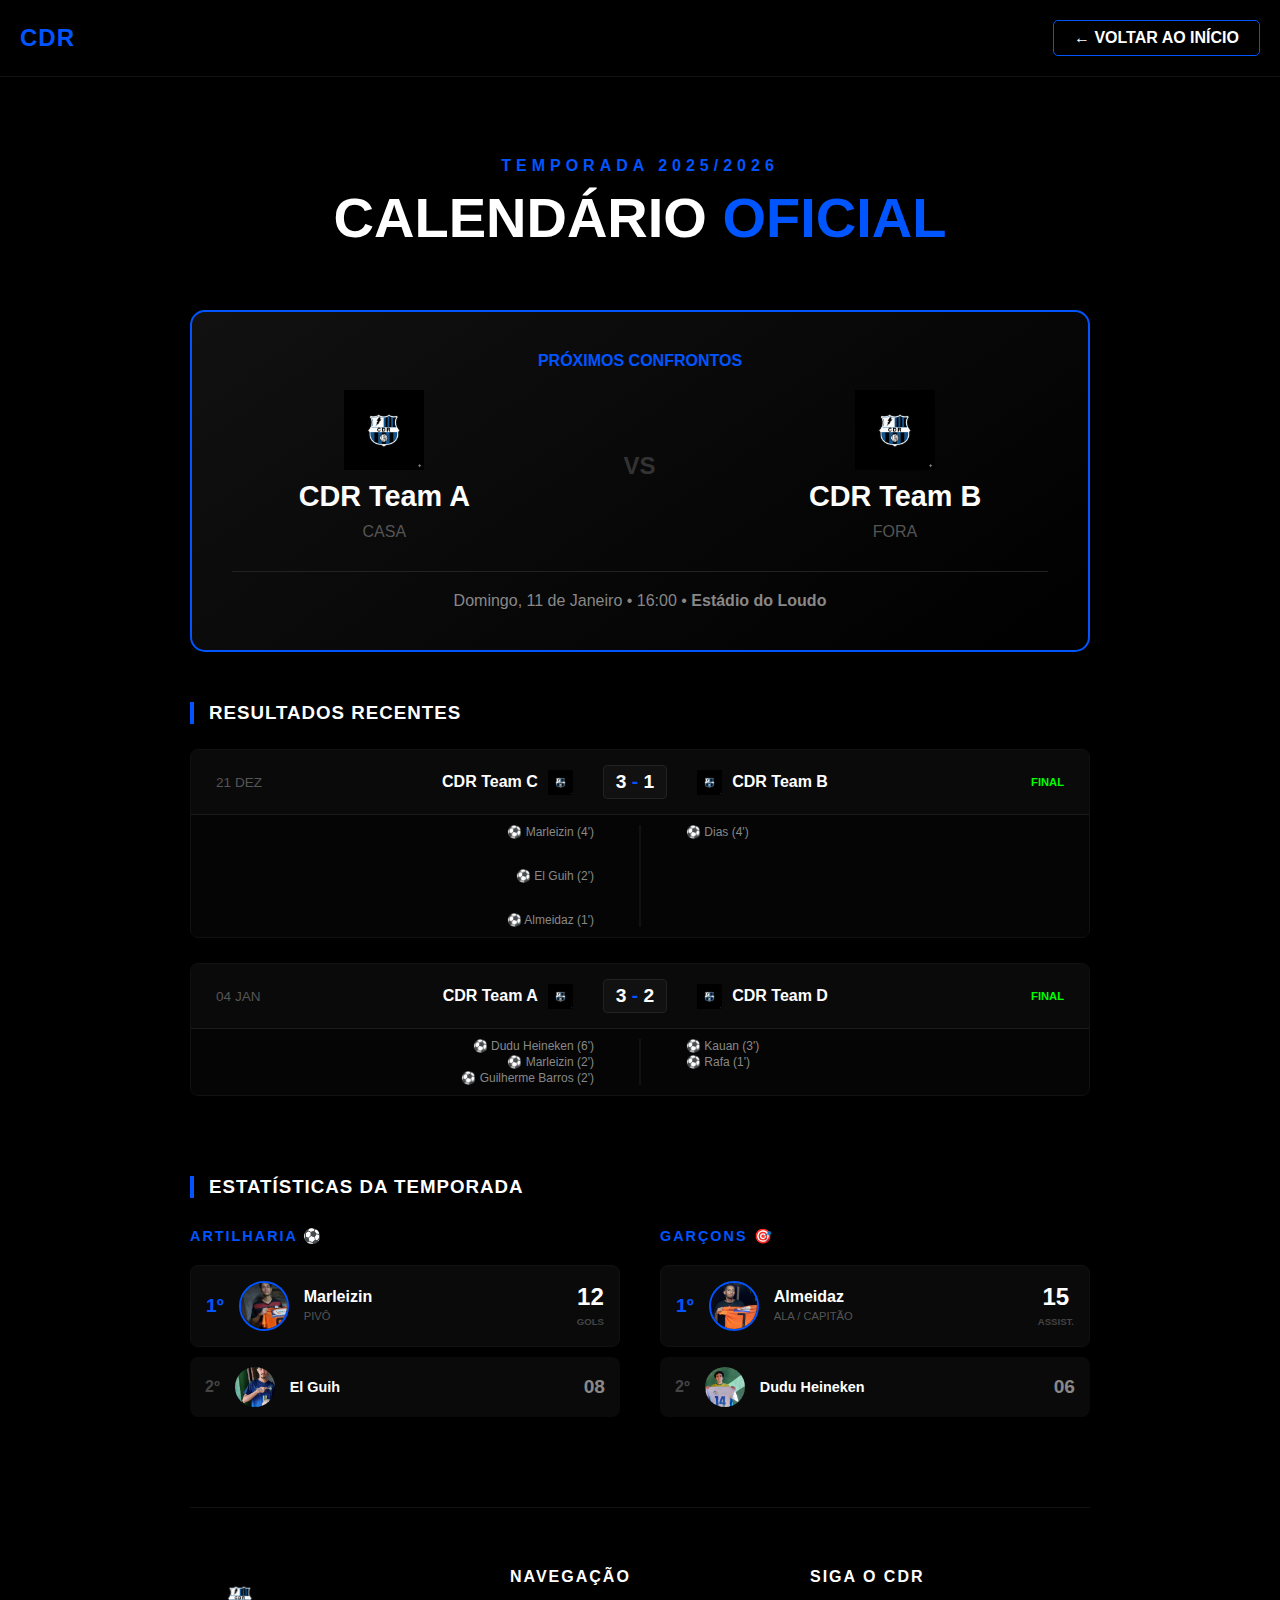
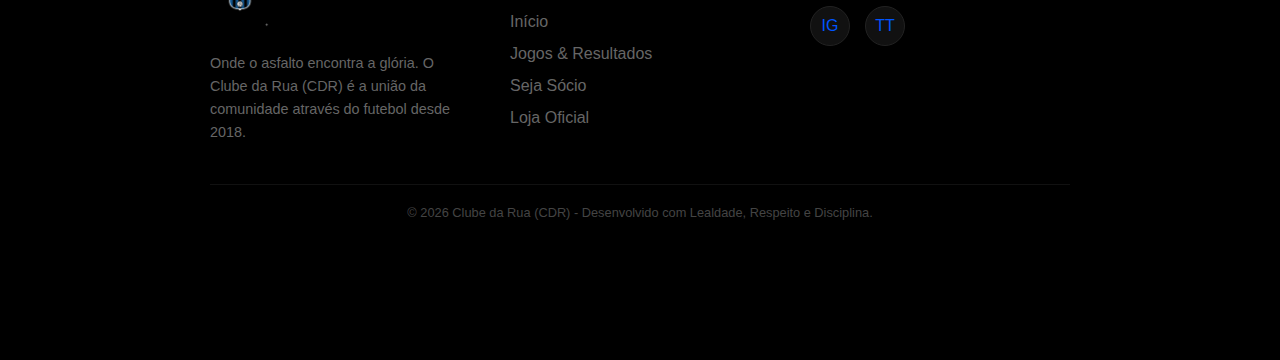
<file: futebol.html>
<!DOCTYPE html>
<html lang="pt-br">

<head>
    <meta charset="UTF-8">
    <meta name="viewport" content="width=device-width, initial-scale=1.0">
    <title>CDR - Calendário e Resultados</title>
    <link rel="stylesheet" href="style.css">
</head>

<body style="background-color: #000; color: white; font-family: 'Inter', sans-serif;">

    <nav class="navbar"
        style="background: rgba(0,0,0,0.9); padding: 20px; display: flex; justify-content: space-between; align-items: center; border-bottom: 1px solid #111;">
        <div class="logo-container">
            <span class="logo-text" style="font-weight: 900; color: #0055ff; font-size: 1.5rem;">CDR</span>
        </div>
        <a href="index.html"
            style="color: white; text-decoration: none; font-weight: bold; border: 1px solid #0055ff; padding: 8px 20px; border-radius: 5px;">←
            VOLTAR AO INÍCIO</a>
    </nav>

    <section style="padding: 80px 20px;">
        <div style="max-width: 900px; margin: 0 auto;">
            <div style="text-align: center; margin-bottom: 60px;">
                <span
                    style="color: #0055ff; font-weight: bold; letter-spacing: 5px; text-transform: uppercase;">Temporada
                    2025/2026</span>
                <h2 style="font-size: 3.5rem; font-weight: 900; margin: 10px 0;">CALENDÁRIO <span
                        style="color: #0055ff;">OFICIAL</span></h2>
            </div>

            <div
                style="background: linear-gradient(145deg, #111, #000); border: 2px solid #0055ff; padding: 40px; border-radius: 15px; text-align: center; margin-bottom: 50px;">
                <p style="color: #0055ff; font-weight: bold; margin-bottom: 20px;">PRÓXIMOS CONFRONTOS</p>
                <div
                    style="display: flex; justify-content: space-around; align-items: center; flex-wrap: wrap; gap: 20px;">
                    <div style="display: flex; flex-direction: column; align-items: center; gap: 10px;">
                        <img src="./Logo-CDR-one.png" alt="Escudo CDR" style="width: 80px; height: auto;">
                        <h3 style="font-size: 1.8rem; margin: 0;">CDR Team A</h3>
                        <p style="color: #555; margin: 0;">CASA</p>
                    </div>

                    <div style="font-size: 1.5rem; font-weight: bold; color: #333;">VS</div>

                    <div style="display: flex; flex-direction: column; align-items: center; gap: 10px;">
                        <img src="./Logo-CDR-one.png" alt="Escudo CDR" style="width: 80px; height: auto;">
                        <h3 style="font-size: 1.8rem; margin: 0;">CDR Team B</h3>
                        <p style="color: #555; margin: 0;">FORA</p>
                    </div>
                </div>
                <div style="margin-top: 30px; border-top: 1px solid #222; padding-top: 20px; color: #888;">
                    Domingo, 11 de Janeiro • 16:00 • <strong>Estádio do Loudo</strong>
                </div>
            </div>

            <h3
                style="margin-bottom: 25px; border-left: 4px solid #0055ff; padding-left: 15px; text-transform: uppercase; letter-spacing: 1px;">
                RESULTADOS RECENTES</h3>

            <div
                style="background: #0a0a0a; margin-bottom: 25px; border-radius: 8px; border: 1px solid #111; overflow: hidden;">
                <div
                    style="padding: 15px 25px; display: flex; justify-content: space-between; align-items: center; border-bottom: 1px solid #1a1a1a;">
                    <span style="color: #555; font-size: 0.85rem; width: 60px;">21 DEZ</span>

                    <div style="display: flex; align-items: center; gap: 30px; flex: 1; justify-content: center;">
                        <div
                            style="display: flex; align-items: center; gap: 10px; width: 140px; justify-content: flex-end;">
                            <span style="font-weight: bold;">CDR Team C</span>
                            <img src="./Logo-CDR-one.png" alt="Logo" style="width: 25px;">
                        </div>
                        <div
                            style="font-weight: 900; font-size: 1.2rem; background: #111; padding: 5px 12px; border-radius: 4px; border: 1px solid #222;">
                            3 <span style="color: #0055ff;">-</span> 1
                        </div>
                        <div style="display: flex; align-items: center; gap: 10px; width: 140px;">
                            <img src="./Logo-CDR-one.png" alt="Logo" style="width: 25px;">
                            <span style="font-weight: bold;">CDR Team B</span>
                        </div>
                    </div>
                    <span
                        style="color: #00ff00; font-weight: bold; font-size: 0.7rem; width: 70px; text-align: right;">FINAL</span>
                </div>

                <div
                    style="background: #050505; padding: 10px 25px; display: flex; justify-content: space-between; font-size: 0.75rem; color: #888;">
                    <div style="flex: 1; text-align: right; padding-right: 45px;">
                        <div style="margin-bottom: 30px;">⚽ Marleizin (4')</div>
                        <div style="margin-bottom: 30px;">⚽ El Guih (2')</div>
                        <div>⚽ Almeidaz (1')</div>
                    </div>
                    <div style="width: 2px; background: #111;"></div>
                    <div style="flex: 1; text-align: left; padding-left: 45px;">
                        <div>⚽ Dias (4')</div>
                    </div>
                </div>
            </div>

            <div
                style="background: #0a0a0a; margin-bottom: 25px; border-radius: 8px; border: 1px solid #111; overflow: hidden;">
                <div
                    style="padding: 15px 25px; display: flex; justify-content: space-between; align-items: center; border-bottom: 1px solid #1a1a1a;">
                    <span style="color: #555; font-size: 0.85rem; width: 60px;">04 JAN</span>

                    <div style="display: flex; align-items: center; gap: 30px; flex: 1; justify-content: center;">
                        <div
                            style="display: flex; align-items: center; gap: 10px; width: 140px; justify-content: flex-end;">
                            <span style="font-weight: bold;">CDR Team A</span>
                            <img src="./Logo-CDR-one.png" alt="Logo" style="width: 25px;">
                        </div>
                        <div
                            style="font-weight: 900; font-size: 1.2rem; background: #111; padding: 5px 12px; border-radius: 4px; border: 1px solid #222;">
                            3 <span style="color: #0055ff;">-</span> 2
                        </div>
                        <div style="display: flex; align-items: center; gap: 10px; width: 140px;">
                            <img src="./Logo-CDR-one.png" alt="Logo" style="width: 25px;">
                            <span style="font-weight: bold;">CDR Team D</span>
                        </div>
                    </div>
                    <span
                        style="color: #00ff00; font-weight: bold; font-size: 0.7rem; width: 70px; text-align: right;">FINAL</span>
                </div>

                <div
                    style="background: #050505; padding: 10px 25px; display: flex; justify-content: space-between; font-size: 0.75rem; color: #888;">
                    <div style="flex: 1; text-align: right; padding-right: 45px;">
                        <div style="margin-bottom: 2px;">⚽ Dudu Heineken (6')</div>
                        <div style="margin-bottom: 2px;">⚽ Marleizin (2')</div>
                        <div>⚽ Guilherme Barros (2')</div>
                    </div>
                    <div style="width: 2px; background: #111;"></div>
                    <div style="flex: 1; text-align: left; padding-left: 45px;">
                        <div style="margin-bottom: 2px;">⚽ Kauan (3')</div>
                        <div>⚽ Rafa (1')</div>
                    </div>
                </div>
            </div>

            <section style="margin-top: 80px;">
                <div style="max-width: 900px; margin: 0 auto;">

                    <h3
                        style="margin-bottom: 30px; border-left: 4px solid #0055ff; padding-left: 15px; text-transform: uppercase; letter-spacing: 1px;">
                        Estatísticas da Temporada</h3>

                    <div style="display: grid; grid-template-columns: 1fr 1fr; gap: 40px;">

                        <div>
                            <p
                                style="color: #0055ff; font-weight: bold; margin-bottom: 20px; font-size: 0.9rem; letter-spacing: 2px;">
                                ARTILHARIA ⚽</p>

                            <div
                                style="background: #0a0a0a; padding: 15px; display: flex; align-items: center; justify-content: space-between; border-radius: 8px; margin-bottom: 10px; border: 1px solid #111;">
                                <div style="display: flex; align-items: center; gap: 15px;">
                                    <span style="font-weight: 900; color: #0055ff; font-size: 1.2rem;">1º</span>
                                    <img src="marleizin9.jpeg" alt="Marleizin"
                                        style="width: 50px; height: 50px; border-radius: 50%; object-fit: cover; border: 2px solid #0055ff;">
                                    <div>
                                        <span
                                            style="display: block; font-weight: bold; font-size: 1rem;">Marleizin</span>
                                        <span style="font-size: 0.7rem; color: #555;">PIVÔ</span>
                                    </div>
                                </div>
                                <div style="text-align: center;">
                                    <span style="display: block; font-size: 1.5rem; font-weight: 900;">12</span>
                                    <span style="font-size: 0.6rem; color: #444; font-weight: bold;">GOLS</span>
                                </div>
                            </div>

                            <div
                                style="background: #0a0a0a; padding: 10px 15px; display: flex; align-items: center; justify-content: space-between; border-radius: 8px; margin-bottom: 10px;">
                                <div style="display: flex; align-items: center; gap: 15px;">
                                    <span style="font-weight: 900; color: #444; font-size: 1rem;">2º</span>
                                    <img src="elguih11-cdr.jpeg" alt="El Guih"
                                        style="width: 40px; height: 40px; border-radius: 50%; object-fit: cover;">
                                    <span style="font-weight: bold; font-size: 0.9rem;">El Guih</span>
                                </div>
                                <span style="font-weight: 900; font-size: 1.2rem; color: #888;">08</span>
                            </div>
                        </div>

                        <div>
                            <p
                                style="color: #0055ff; font-weight: bold; margin-bottom: 20px; font-size: 0.9rem; letter-spacing: 2px;">
                                GARÇONS 🎯</p>

                            <div
                                style="background: #0a0a0a; padding: 15px; display: flex; align-items: center; justify-content: space-between; border-radius: 8px; margin-bottom: 10px; border: 1px solid #111;">
                                <div style="display: flex; align-items: center; gap: 15px;">
                                    <span style="font-weight: 900; color: #0055ff; font-size: 1.2rem;">1º</span>
                                    <img src="amleidaz7-cdr.jpeg" alt="Almeidaz"
                                        style="width: 50px; height: 50px; border-radius: 50%; object-fit: cover; border: 2px solid #0055ff;">
                                    <div>
                                        <span
                                            style="display: block; font-weight: bold; font-size: 1rem;">Almeidaz</span>
                                        <span style="font-size: 0.7rem; color: #555;">ALA / CAPITÃO</span>
                                    </div>
                                </div>
                                <div style="text-align: center;">
                                    <span style="display: block; font-size: 1.5rem; font-weight: 900;">15</span>
                                    <span style="font-size: 0.6rem; color: #444; font-weight: bold;">ASSIST.</span>
                                </div>
                            </div>

                            <div
                                style="background: #0a0a0a; padding: 10px 15px; display: flex; align-items: center; justify-content: space-between; border-radius: 8px; margin-bottom: 10px;">
                                <div style="display: flex; align-items: center; gap: 15px;">
                                    <span style="font-weight: 900; color: #444; font-size: 1rem;">2º</span>
                                    <img src="dudu_heineken14-cdr.jpeg" alt="Dudu"
                                        style="width: 40px; height: 40px; border-radius: 50%; object-fit: cover;">
                                    <span style="font-weight: bold; font-size: 0.9rem;">Dudu Heineken</span>
                                </div>
                                <span style="font-weight: 900; font-size: 1.2rem; color: #888;">06</span>
                            </div>
                        </div>

                    </div>
                </div>
            </section>

            <footer
                style="background-color: #000; padding: 60px 20px; border-top: 1px solid #111; margin-top: 80px; font-family: 'Inter', sans-serif;">
                <div
                    style="max-width: 1100px; margin: 0 auto; display: grid; grid-template-columns: repeat(auto-fit, minmax(250px, 1fr)); gap: 40px;">

                    <div>
                        <img src="./Logo-CDR-one.png" alt="Logo CDR" style="width: 60px; margin-bottom: 20px;">
                        <p style="color: #666; font-size: 0.9rem; line-height: 1.6;">Onde o asfalto encontra a glória. O
                            Clube da Rua (CDR) é a união da comunidade através do futebol desde 2018.</p>
                    </div>

                    <div>
                        <h4 style="color: #fff; margin-bottom: 20px; font-size: 1rem; letter-spacing: 2px;">NAVEGAÇÃO
                        </h4>
                        <ul style="list-style: none; padding: 0; line-height: 2;">
                            <li><a href="index.html" style="color: #666; text-decoration: none;">Início</a></li>
                            <li><a href="futebol.html" style="color: #666; text-decoration: none;">Jogos &
                                    Resultados</a></li>
                            <li><a href="#socio-fiel" style="color: #666; text-decoration: none;">Seja Sócio</a></li>
                            <li><a href="#loja-cdr" style="color: #666; text-decoration: none;">Loja Oficial</a></li>
                        </ul>
                    </div>

                    <div>
                        <h4 style="color: #fff; margin-bottom: 20px; font-size: 1rem; letter-spacing: 2px;">SIGA O CDR
                        </h4>
                        <div style="display: flex; gap: 15px;">
                            <a href="https://instagram.com/SEU_USER" target="_blank"
                                style="background: #111; width: 40px; height: 40px; display: flex; align-items: center; justify-content: center; border-radius: 50%; color: #0055ff; text-decoration: none; border: 1px solid #222;">IG</a>
                            <a href="#"
                                style="background: #111; width: 40px; height: 40px; display: flex; align-items: center; justify-content: center; border-radius: 50%; color: #0055ff; text-decoration: none; border: 1px solid #222;">TT</a>
                        </div>
                    </div>
                </div>

                <div
                    style="max-width: 1100px; margin: 40px auto 0; padding-top: 20px; border-top: 1px solid #111; text-align: center; color: #444; font-size: 0.8rem;">
                    © 2026 Clube da Rua (CDR) - Desenvolvido com Lealdade, Respeito e Disciplina.
                </div>
            </footer>
</file>
<file: style.css>
html {
    scroll-behavior: smooth;
    background-color: #000;
    /* Garante fundo preto na raiz */
    color-scheme: dark;
    /* Força o navegador a usar barras de rolagem escuras */
}


/* Reset básico */
* {
    margin: 0;
    padding: 0;
    box-sizing: border-box;
}

body {
    background-color: #000;
    /* Antes era #f4f4f4 */
    font-family: 'Arial Black', sans-serif;
    color: #fff;
    /* Alterei para branco para o texto padrão não sumir no fundo preto */
}

/* Tamanho controlado para a logo caber no menu */
.navbar-logo {
    height: 40px;
    /* Altura ideal para não quebrar o menu */
    width: auto;
    border-radius: 5px;
    /* Opcional: deixa as pontas levemente arredondadas */
}


/* Estilo do texto CDR ao lado da logo */
.logo-text {
    font-size: 1.4rem;
    font-weight: bold;
    color: #fff;
    letter-spacing: 1px;
}

/* Garante que a navbar tenha espaço para os itens */
.navbar {
    background-color: #000;
    display: flex;
    justify-content: space-between;
    align-items: center;
    padding: 10px 50px;
}

.navbar ul {
    display: flex;
    list-style: none;
}

.navbar ul li a {
    color: white;
    text-decoration: none;
    margin-left: 20px;
    font-size: 0.8rem;
    transition: 0.3s;
}

.navbar ul li a:hover {
    color: #ccc;
}

/* Banner Principal - Futebol de Rua Brasil */
.hero {
    /* Usando uma imagem de alta resolução de futebol de rua */
    background-image: linear-gradient(rgba(0, 0, 0, 0.6), rgba(0, 0, 0, 0.6)),
        url('img/Logo-CDR-one.png');

    background-size: cover;
    background-position: center;
    background-repeat: no-repeat;
    height: 80vh;
    /* Altura do banner */
    display: flex;
    flex-direction: column;
    justify-content: center;
    align-items: center;
    color: #ffffff;
    text-align: center;
    border-bottom: 10px solid #000;
    /* Estilo faixa de clube */
}

.hero h1 {
    font-size: 5rem;
    font-family: 'Arial Black', sans-serif;
    text-transform: uppercase;
    letter-spacing: -2px;
    text-shadow: 4px 4px 15px rgba(0, 0, 0, 0.9);
    margin-bottom: 10px;
}

.hero p {
    font-size: 1.5rem;
    font-weight: bold;
    text-shadow: 2px 2px 5px rgba(0, 0, 0, 0.7);
}

/* Botão Estilo Premium */
.btn-main {
    background-color: white;
    color: #2a009c;
    ;
    border: none;
    padding: 15px 40px;
    font-weight: bold;
    cursor: pointer;
    margin-top: 20px;
    transition: 0.3s;
}

.btn-main:hover {
    background-color: #2a009c;
    ;
    color: #fff;
}

.next-match {
    background-color: #000;
    /* Antes era #fff */
    padding: 40px;
    text-align: center;
    border-top: 5px solid #111;
    /* Cor escura para a borda */
    color: #fff;
    /* Garante que o texto fique visível */
}

.scoreboard {
    display: flex;
    justify-content: center;
    align-items: center;
    font-size: 2rem;
    margin: 20px 0;
}

.vs {
    margin: 0 30px;
    color: #888;
    font-size: 1rem;
}

/* Container que organiza a logo e o texto no canto esquerdo */
.logo-container {
    display: flex;
    align-items: center;
    /* Alinha o escudo e o texto no centro vertical */
    gap: 10px;
    /* Espaço entre o escudo e o nome */
}

.elenco {
    padding: 60px 20px;
    background-color: #0a0a0a;
    /* Fundo levemente diferente do preto total */
    text-align: center;
}

.titulo-secao {
    font-size: 2.5rem;
    color: #fff;
    margin-bottom: 40px;
    font-family: 'Impact', sans-serif;
    letter-spacing: 2px;
}

.cards-container {
    display: flex;
    justify-content: center;
    flex-wrap: wrap;
    gap: 30px;
}

.card {
    background: #111;
    width: 280px;
    border: 2px solid #333;
    border-radius: 15px;
    overflow: hidden;
    transition: all 0.4s ease;
    /* Esse aqui é para o efeito de hover que já existia */
    cursor: pointer;
    position: relative;

    /* NOVAS LINHAS PARA O EFEITO DE ENTRADA */
    opacity: 0;
    transform: translateY(50px);
    transition: opacity 0.8s ease-out, transform 0.8s ease-out;
}

/* Classe que o JavaScript vai "colar" no card quando você rolar a página */
.card.aparecer {
    opacity: 1;
    transform: translateY(0);
}

/* Efeito Glow FIFA Street ao passar o mouse */
.card:hover {
    transform: translateY(-10px) scale(1.02);
    border-color: #ff0000;
    box-shadow: 0 0 30px rgba(255, 0, 0, 0.4);
}

.foto-jogador {
    height: 320px;
    background-color: #222;
    /* Fundo cinza caso não tenha foto */
    background-size: cover;
    background-position: center;
    border-bottom: 4px solid #ff0000;
}

.card-info {
    padding: 20px;
}

.numero {
    font-size: 3rem;
    font-weight: 900;
    color: rgba(255, 255, 255, 0.1);
    position: absolute;
    bottom: 40px;
    right: 10px;
}

.card-info h3 {
    color: #fff;
    font-size: 1.4rem;
    margin-bottom: 5px;
}

.card-info p {
    color: #ff0000;
    font-weight: bold;
    font-size: 0.9rem;
}

/* Fechei a chave aqui */

.parceiros {
    background-color: #000;
    padding: 40px 0;
    text-align: center;
    border-top: 2px solid #1a1a1a;
}

.parceiros h3 {
    color: #fff;
    font-size: 1.2rem;
    letter-spacing: 3px;
    margin-top: 100px;
    /* Reduzi um pouco para não ficar um buraco gigante */
    margin-bottom: 50px;
    text-align: center;
    text-transform: uppercase;
}

.grid-parceiros {
    display: flex;
    justify-content: center;
    gap: 50px;
    flex-wrap: wrap;
    align-items: center;
}

/* Ajuste para as logos dos parceiros (incluindo a do CDR) */
.item-parceiro img {
    height: 40px;
    /* Diminuímos a altura para ficar bem sutil */
    width: auto;
    /* Mantém a proporção */
    max-width: 120px;
    /* Garante que nenhuma logo fique larga demais */
    object-fit: contain;
    filter: grayscale(100%);
    /* Mantém o padrão P&B que combinamos */
    opacity: 0.6;
    transition: all 0.3s ease;
}

/* Quando passar o mouse, ela ganha destaque */
.item-parceiro img:hover {
    filter: grayscale(0%);
    opacity: 1;
    transform: scale(1.1);
}
</file>
